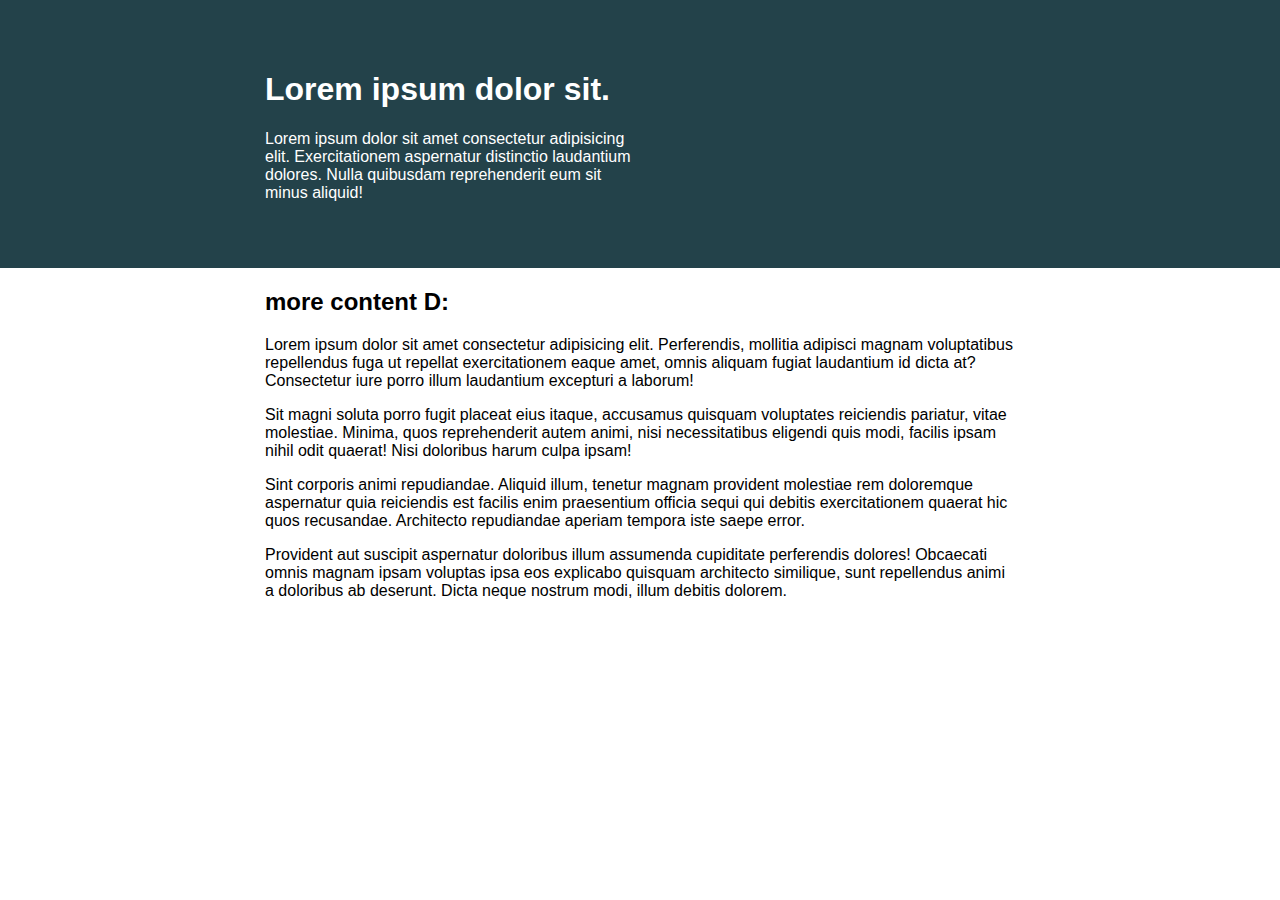
<file: challenge02/index.html>
<!DOCTYPE html>
<html lang="en">

<head>
    <meta charset="UTF-8">
    <meta name="viewport" content="width=device-width, initial-scale=1.0">
    <title>Day 01</title>

    <link rel="stylesheet" href="style.css">
</head>

<body>

    <section class="section-container">

        <div class="container">
            <div class="intro-content">
                <h1>Lorem ipsum dolor sit.</h1>
                <p>Lorem ipsum dolor sit amet consectetur adipisicing elit. Exercitationem aspernatur distinctio
                    laudantium dolores. Nulla quibusdam reprehenderit eum sit minus aliquid!</p>
            </div>
        </div>

    </section>


    <div class="container content">
        <h2>more content D:</h2>
        <p>Lorem ipsum dolor sit amet consectetur adipisicing elit. Perferendis, mollitia adipisci magnam voluptatibus
            repellendus fuga ut repellat exercitationem eaque amet, omnis aliquam fugiat laudantium id dicta at?
            Consectetur iure porro illum laudantium excepturi a laborum!</p>
        <p>Sit magni soluta porro fugit placeat eius itaque, accusamus quisquam voluptates reiciendis pariatur, vitae
            molestiae. Minima, quos reprehenderit autem animi, nisi necessitatibus eligendi quis modi, facilis ipsam
            nihil odit quaerat! Nisi doloribus harum culpa ipsam!</p>
        <p>Sint corporis animi repudiandae. Aliquid illum, tenetur magnam provident molestiae rem doloremque aspernatur
            quia reiciendis est facilis enim praesentium officia sequi qui debitis exercitationem quaerat hic quos
            recusandae. Architecto repudiandae aperiam tempora iste saepe error.</p>
        <p>Provident aut suscipit aspernatur doloribus illum assumenda cupiditate perferendis dolores! Obcaecati omnis
            magnam ipsam voluptas ipsa eos explicabo quisquam architecto similique, sunt repellendus animi a doloribus
            ab deserunt. Dicta neque nostrum modi, illum debitis dolorem.</p>
    </div>



</body>

</html>
</file>
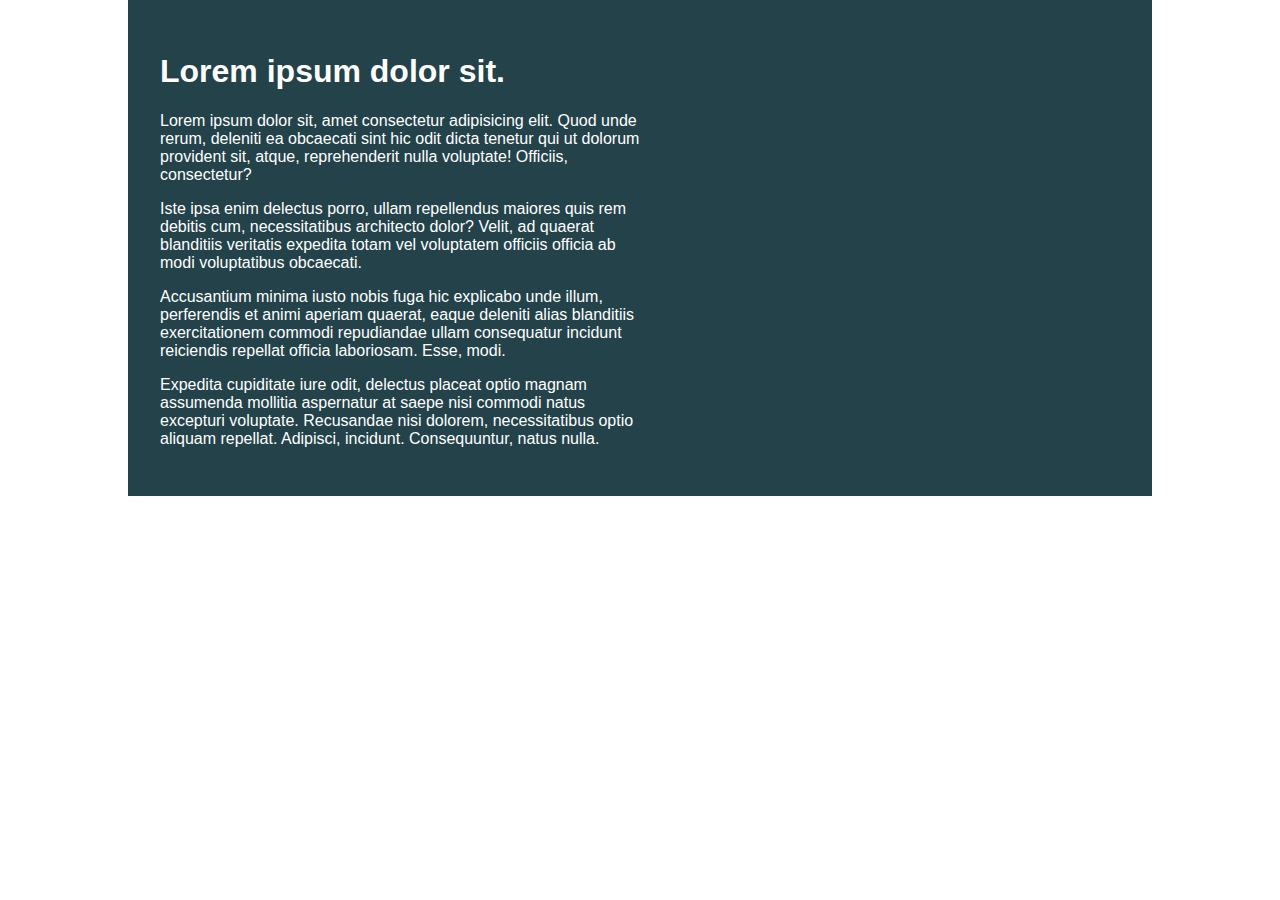
<file: challenge1/index.html>
<!DOCTYPE html>
<html lang="en">

<head>
    <meta charset="UTF-8">
    <meta name="viewport" content="width=device-width, initial-scale=1.0">
    <title>Day 01</title>

    <link rel="stylesheet" href="style.css">
</head>

<body>
    <div class="container">
        <div class="intro-content">
            <h1>Lorem ipsum dolor sit.</h1>
            <p>Lorem ipsum dolor sit, amet consectetur adipisicing elit. Quod unde rerum, deleniti ea obcaecati sint hic
                odit dicta tenetur qui ut dolorum provident sit, atque, reprehenderit nulla voluptate! Officiis,
                consectetur?</p>
            <p>Iste ipsa enim delectus porro, ullam repellendus maiores quis rem debitis cum, necessitatibus architecto
                dolor? Velit, ad quaerat blanditiis veritatis expedita totam vel voluptatem officiis officia ab modi
                voluptatibus obcaecati.</p>
            <p>Accusantium minima iusto nobis fuga hic explicabo unde illum, perferendis et animi aperiam quaerat, eaque
                deleniti alias blanditiis exercitationem commodi repudiandae ullam consequatur incidunt reiciendis
                repellat officia laboriosam. Esse, modi.</p>
            <p>Expedita cupiditate iure odit, delectus placeat optio magnam assumenda mollitia aspernatur at saepe nisi
                commodi natus excepturi voluptate. Recusandae nisi dolorem, necessitatibus optio aliquam repellat.
                Adipisci, incidunt. Consequuntur, natus nulla.</p>
        </div>
    </div>
</body>

</html>
</file>
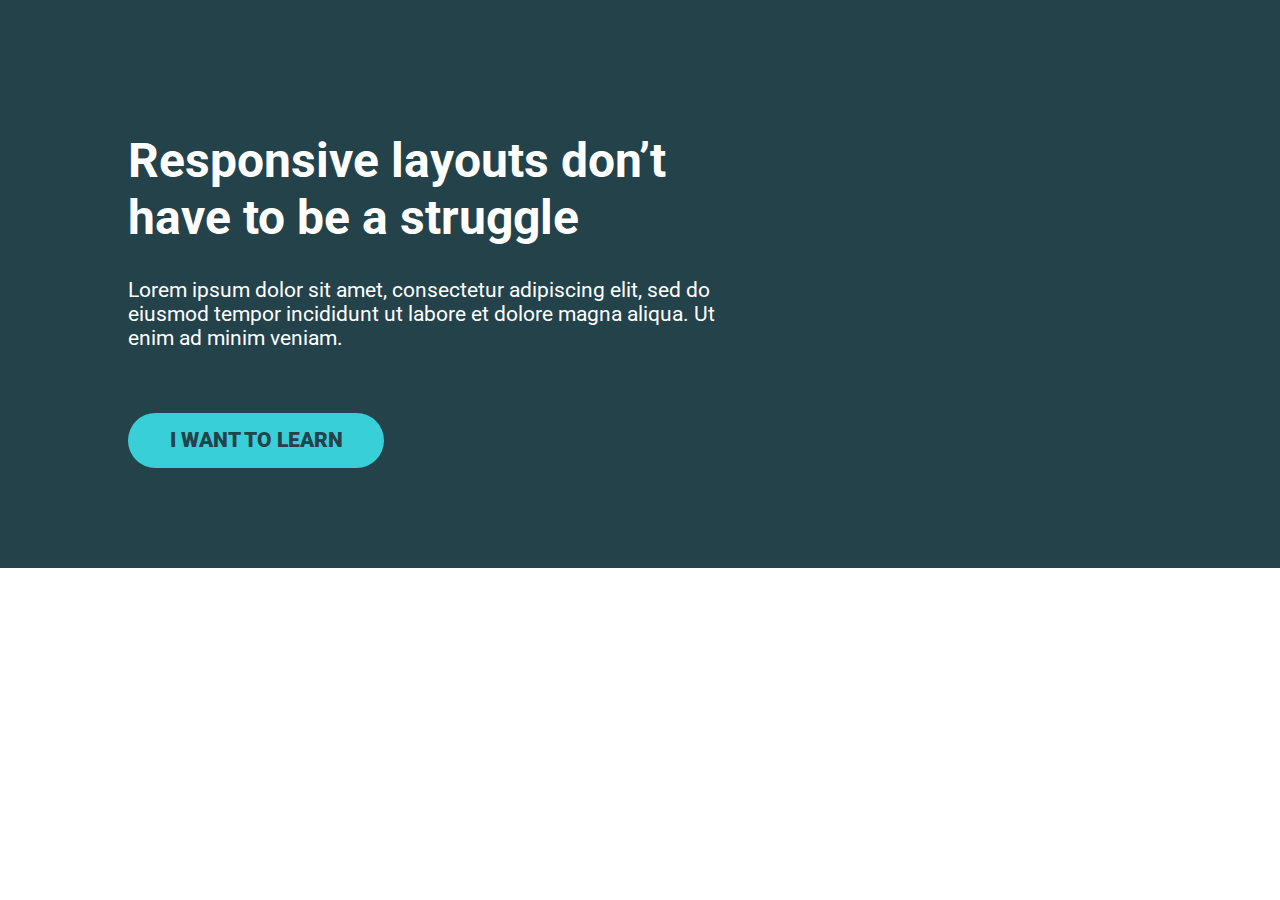
<file: challenge3/index.html>
<!DOCTYPE html>
<html lang="en">
<head>
    <meta charset="UTF-8">
    <meta name="viewport" content="width=device-width, initial-scale=1.0">
    <title>Document</title>
    <link href="https://fonts.googleapis.com/css2?family=Roboto:wght@400;900&display=swap" rel="stylesheet"> 
    <link rel="stylesheet" href="style.css">
</head>
<body>
    <div class="hero">
        <div class="container">
            <div class="hero__text">
                <h1>Responsive layouts don’t have to be a struggle</h1>
                <p>Lorem ipsum dolor sit amet, consectetur adipiscing elit, sed do eiusmod tempor incididunt ut labore et dolore magna aliqua. Ut enim ad minim veniam.</p>
                <a href="#" class="btn">I want to learn</a>
            </div>
        </div>
    </div>
</body>
</html>
</file>
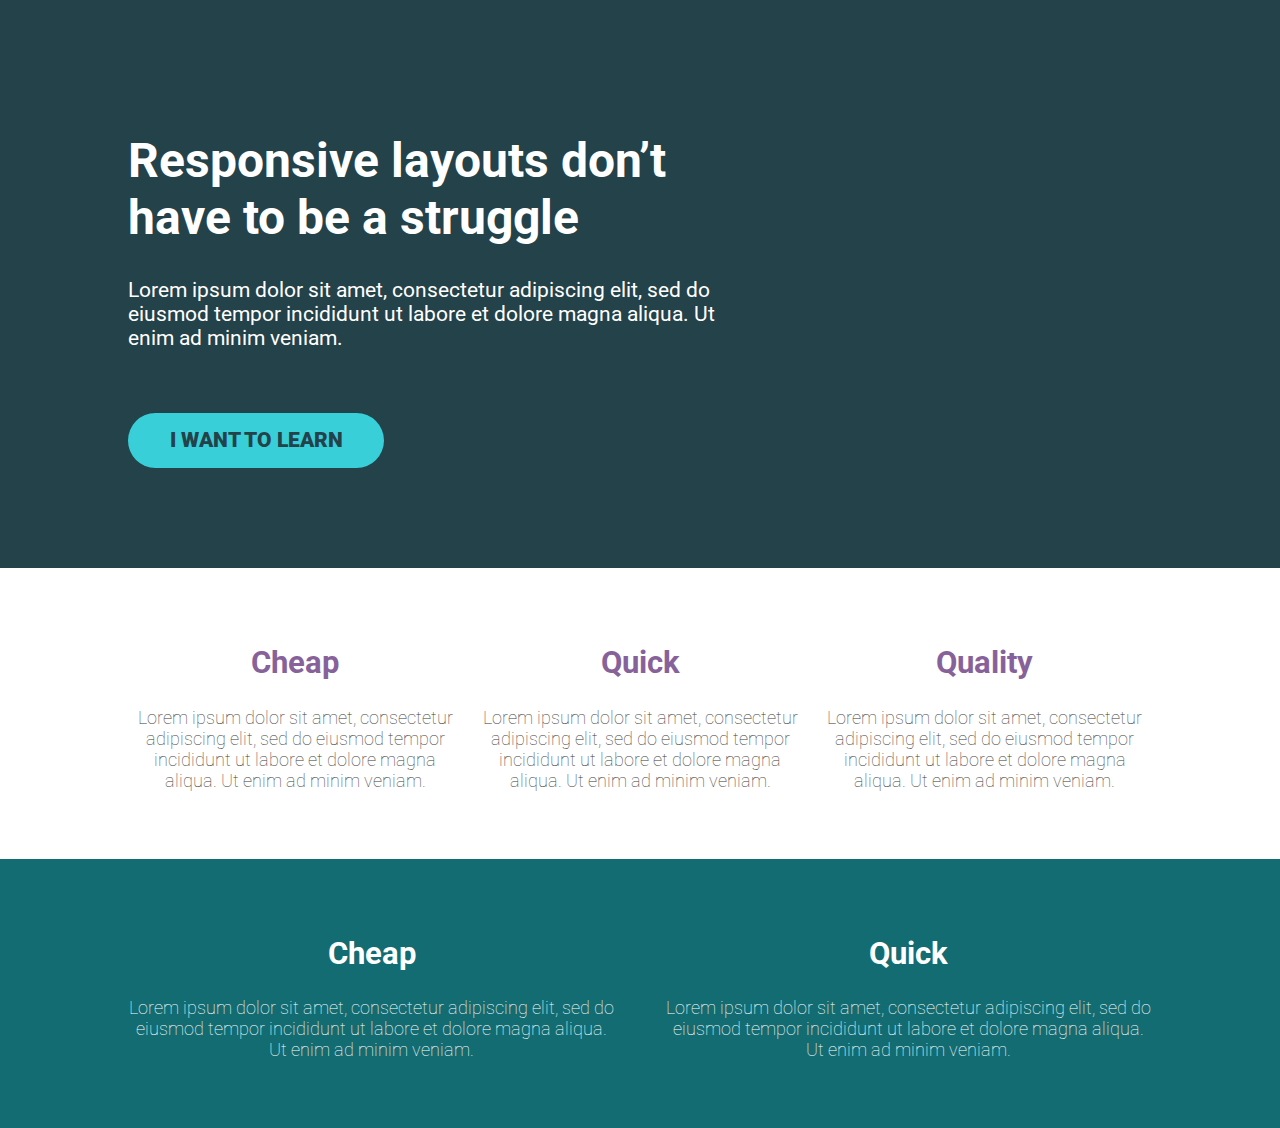
<file: challenge4/index.html>
<!DOCTYPE html>
<html lang="en">

<head>
    <meta charset="UTF-8">
    <meta name="viewport" content="width=device-width, initial-scale=1.0">
    <title>Challenge time!</title>
    <link href="https://fonts.googleapis.com/css2?family=Roboto:wght@400;900&display=swap" rel="stylesheet">
    <link rel="stylesheet" href="style.css">
</head>

<body>
    <div class="hero">
        <div class="container">
            <div class="hero__text">
                <h1>Responsive layouts don’t have to be a struggle</h1>
                <p>Lorem ipsum dolor sit amet, consectetur adipiscing elit, sed do eiusmod tempor incididunt ut labore
                    et dolore magna aliqua. Ut enim ad minim veniam.</p>
                <a href="#" class="btn">I want to learn</a>
            </div>
        </div>
    </div>
    <div class="container">
        <div class="row">
            <div class="col">
                <h2>Cheap</h2>
                <p>Lorem ipsum dolor sit amet, consectetur adipiscing elit, sed do eiusmod tempor incididunt ut labore
                    et dolore magna aliqua. Ut enim ad minim veniam.</p>
            </div>
            <div class="col">
                <h2>Quick</h2>
                <p>Lorem ipsum dolor sit amet, consectetur adipiscing elit, sed do eiusmod tempor incididunt ut labore
                    et dolore magna aliqua. Ut enim ad minim veniam.</p>
            </div>
            <div class="col">
                <h2>Quality</h2>
                <p>Lorem ipsum dolor sit amet, consectetur adipiscing elit, sed do eiusmod tempor incididunt ut labore
                    et dolore magna aliqua. Ut enim ad minim veniam.</p>
            </div>
        </div>
    </div>


    <div class="third-section">
        <div class="container">
            <div class="row">
                <div class="col third-section">
                    <h2>Cheap</h2>
                    <p>Lorem ipsum dolor sit amet, consectetur adipiscing elit, sed do eiusmod tempor incididunt ut
                        labore
                        et
                        dolore magna aliqua. Ut enim ad minim veniam.</p>
                </div>
                <div class="col third-section">
                    <h2>Quick</h2>
                    <p>Lorem ipsum dolor sit amet, consectetur adipiscing elit, sed do eiusmod tempor incididunt ut
                        labore
                        et
                        dolore magna aliqua. Ut enim ad minim veniam.</p>
                </div>
            </div>
        </div>
    </div>


</body>

</html>
</file>
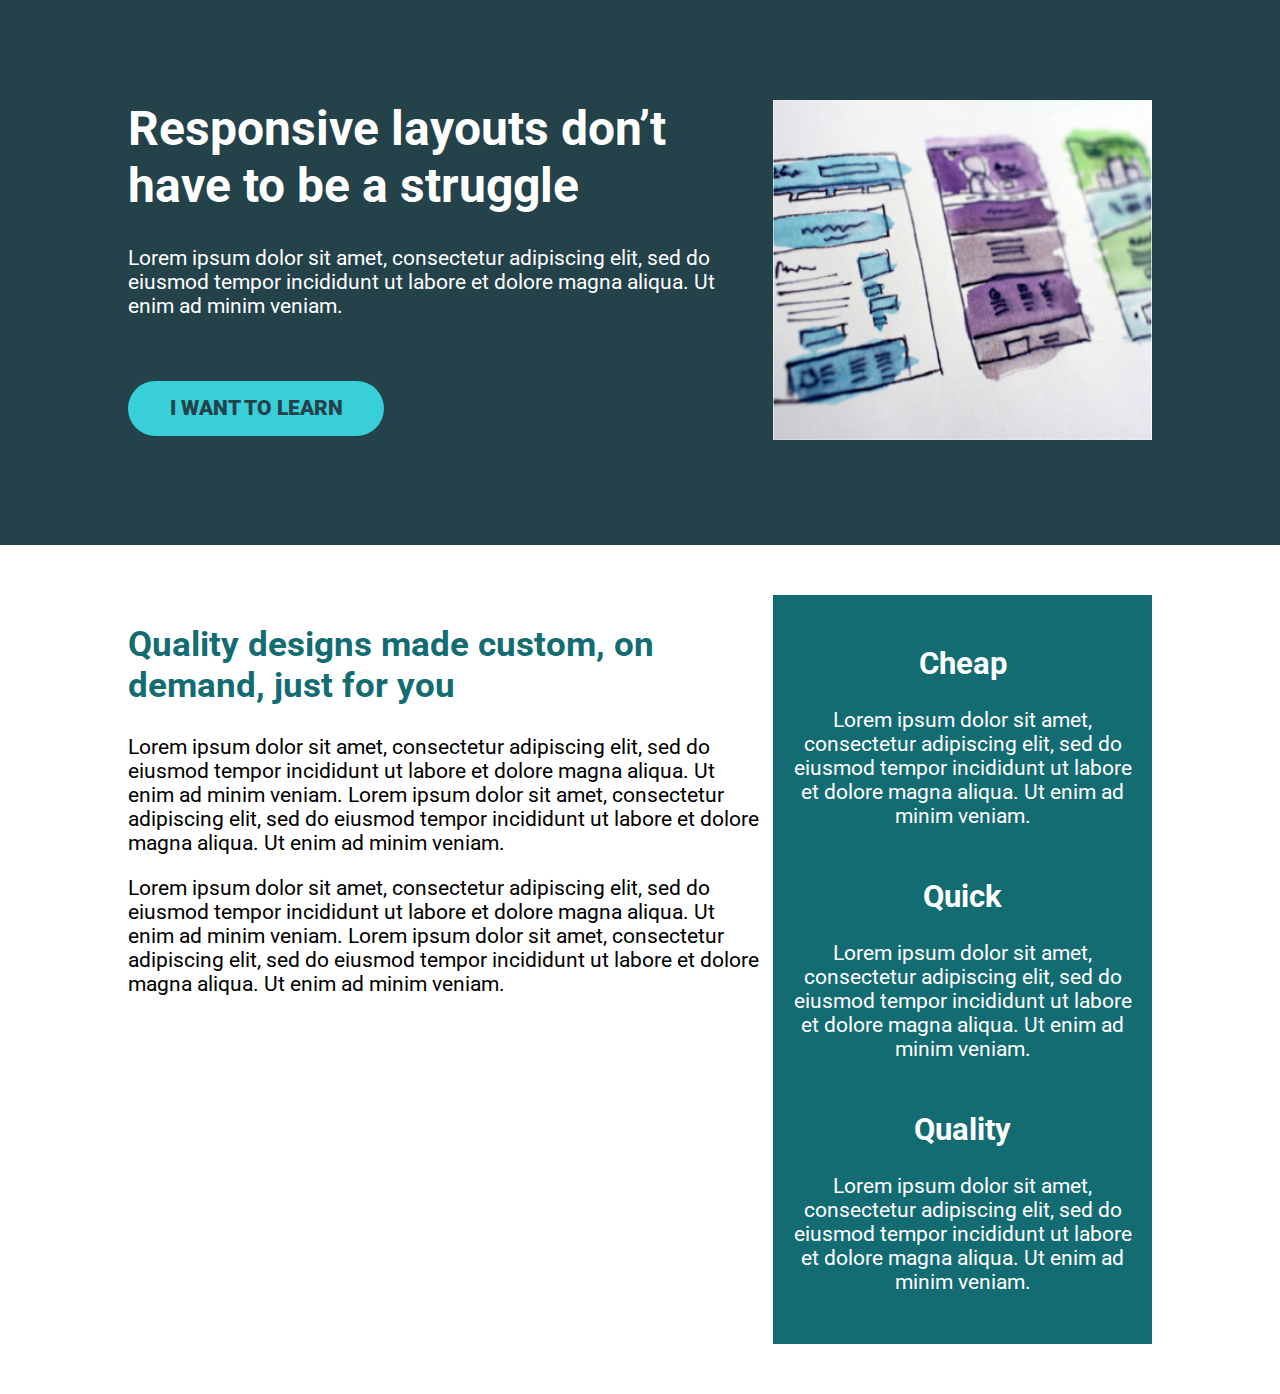
<file: challenge5/index.html>
<!DOCTYPE html>
<html lang="en">

<head>
    <meta charset="UTF-8">
    <meta name="viewport" content="width=device-width, initial-scale=1.0">
    <title>Conquering Rsponsive Layouts</title>
    <link href="https://fonts.googleapis.com/css2?family=Roboto:wght@400;900&display=swap" rel="stylesheet">
    <link rel="stylesheet" href="style.css">
</head>

<body>
    <div class="hero">
        <div class="container row">
            <div class="hero__text">
                <h1>Responsive layouts don’t have to be a struggle</h1>
                <p>Lorem ipsum dolor sit amet, consectetur adipiscing elit, sed do eiusmod tempor incididunt ut labore
                    et dolore magna aliqua. Ut enim ad minim veniam.</p>
                <a href="#" class="btn">I want to learn</a>
            </div>
            <div class="hero__img">
                <img src="./img/hero-img.jpg" alt="web image scr">
            </div>
        </div>
    </div>

    <div class="container row second-section">
        <div class="col second-section__first-col">
            <h2>Quality designs made custom, on demand, just for you</h2>
            <p>Lorem ipsum dolor sit amet, consectetur adipiscing elit, sed do eiusmod tempor incididunt ut labore et
                dolore magna aliqua. Ut enim ad minim veniam. Lorem ipsum dolor sit amet, consectetur adipiscing elit,
                sed do eiusmod tempor incididunt ut labore et dolore magna aliqua. Ut enim ad minim veniam.</p>
            <p>Lorem ipsum dolor sit amet, consectetur adipiscing elit, sed do eiusmod tempor incididunt ut labore et
                dolore magna aliqua. Ut enim ad minim veniam. Lorem ipsum dolor sit amet, consectetur adipiscing elit,
                sed do eiusmod tempor incididunt ut labore et dolore magna aliqua. Ut enim ad minim veniam.</p>
        </div>
        <div class="col three-col">
            <div class="col-description">
                <h2>Cheap</h2>
                <p>Lorem ipsum dolor sit amet, consectetur adipiscing elit, sed do eiusmod tempor incididunt ut labore
                    et dolore magna aliqua. Ut enim ad minim veniam.</p>
            </div>
            <div class="col-description">
                <h2>Quick</h2>
                <p>Lorem ipsum dolor sit amet, consectetur adipiscing elit, sed do eiusmod tempor incididunt ut labore
                    et dolore magna aliqua. Ut enim ad minim veniam.</p>
            </div>
            <div class="col-description">
                <h2>Quality</h2>
                <p>Lorem ipsum dolor sit amet, consectetur adipiscing elit, sed do eiusmod tempor incididunt ut labore
                    et dolore magna aliqua. Ut enim ad minim veniam.</p>
            </div>
        </div>
    </div>

</body>

</html>
</file>
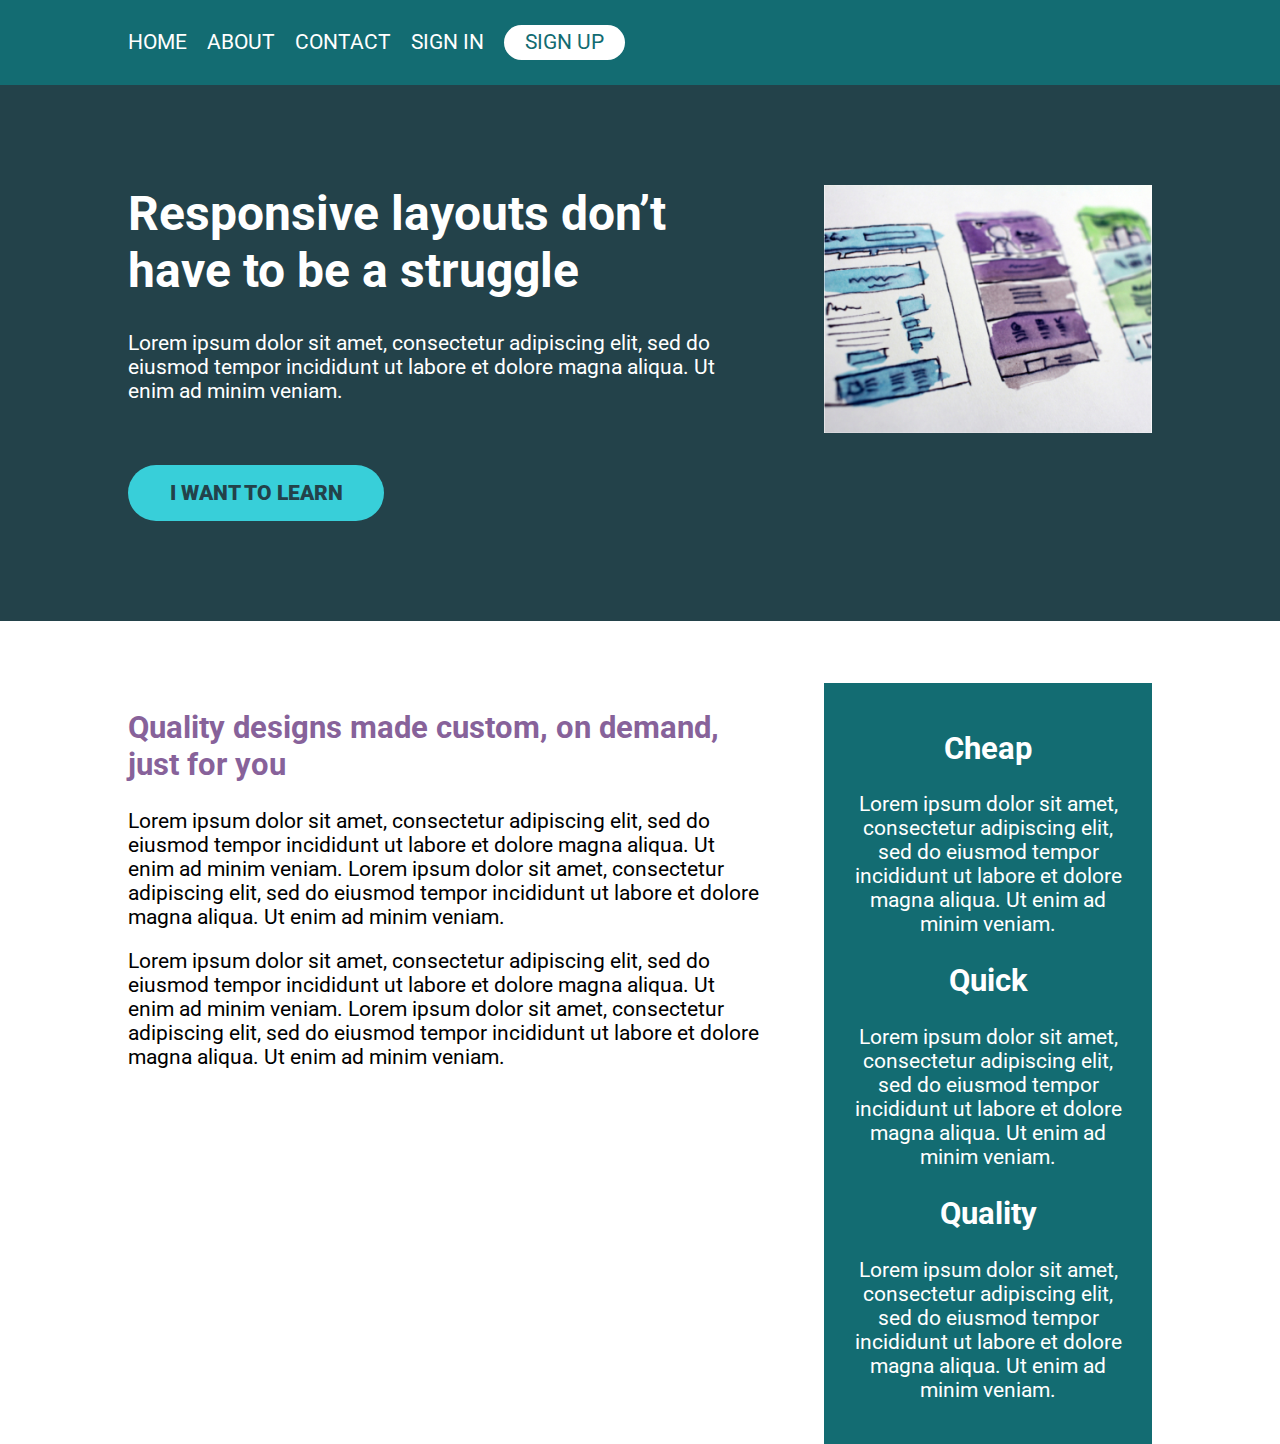
<file: challenge6/index.html>
<!DOCTYPE html>
<html lang="en">
<head>
    <meta charset="UTF-8">
    <meta name="viewport" content="width=device-width, initial-scale=1.0">
    <title>Conquering Responsive Layouts</title>
    <link href="https://fonts.googleapis.com/css2?family=Roboto:wght@400;900&display=swap" rel="stylesheet"> 
    <link rel="stylesheet" href="style.css">
</head>
<body>
    <header>
        <nav class="nav container">
            <ul class="nav__list">
                <li class="nav__item"><a href="#" class="nav__link">Home</a></li>
                <li class="nav__item"><a href="#" class="nav__link">About</a></li>
                <li class="nav__item"><a href="#" class="nav__link">Contact</a></li>
                <li class="nav__item"><a href="#" class="nav__link">Sign In</a></li>
                <li class="nav__item"><a href="#" class="nav__link nav__link--button">Sign up</a></li>
            </ul>
        </nav>
    </header>

    <section class="hero">
        <div class="container row">
            <div class="hero__text">
                <h1>Responsive layouts don’t have to be a struggle</h1>
                <p>Lorem ipsum dolor sit amet, consectetur adipiscing elit, sed do eiusmod tempor incididunt ut labore et dolore magna aliqua. Ut enim ad minim veniam.</p>
                <a href="#" class="btn">I want to learn</a>
            </div>
            <img src="img/hero-img.jpg" alt="UX design sketches" class="hero__img">
        </div>
    </section> 

    <main class="main container row">
            <section class="primary-content">
                <h2 class="section-title">Quality designs made custom, on demand, just for you</h2>
                <p>Lorem ipsum dolor sit amet, consectetur adipiscing elit, sed do eiusmod tempor incididunt ut labore et dolore magna aliqua. Ut enim ad minim veniam. Lorem ipsum dolor sit amet, consectetur adipiscing elit, sed do eiusmod tempor incididunt ut labore et dolore magna aliqua. Ut enim ad minim veniam.</p>
                <p>Lorem ipsum dolor sit amet, consectetur adipiscing elit, sed do eiusmod tempor incididunt ut labore et dolore magna aliqua. Ut enim ad minim veniam. Lorem ipsum dolor sit amet, consectetur adipiscing elit, sed do eiusmod tempor incididunt ut labore et dolore magna aliqua. Ut enim ad minim veniam.</p>
            </section>
            <aside class="sidebar">
                <h2 class="sidebar-title">Cheap</h2>
                <p>Lorem ipsum dolor sit amet, consectetur adipiscing elit, sed do eiusmod tempor incididunt ut labore et dolore magna aliqua. Ut enim ad minim veniam.</p>

                <h2 class="sidebar-title">Quick</h2>
                <p>Lorem ipsum dolor sit amet, consectetur adipiscing elit, sed do eiusmod tempor incididunt ut labore et dolore magna aliqua. Ut enim ad minim veniam.</p>

                <h2 class="sidebar-title">Quality</h2>
                <p>Lorem ipsum dolor sit amet, consectetur adipiscing elit, sed do eiusmod tempor incididunt ut labore et dolore magna aliqua. Ut enim ad minim veniam.</p>
            </aside>
    </main>

    

</body>
</html>
</file>
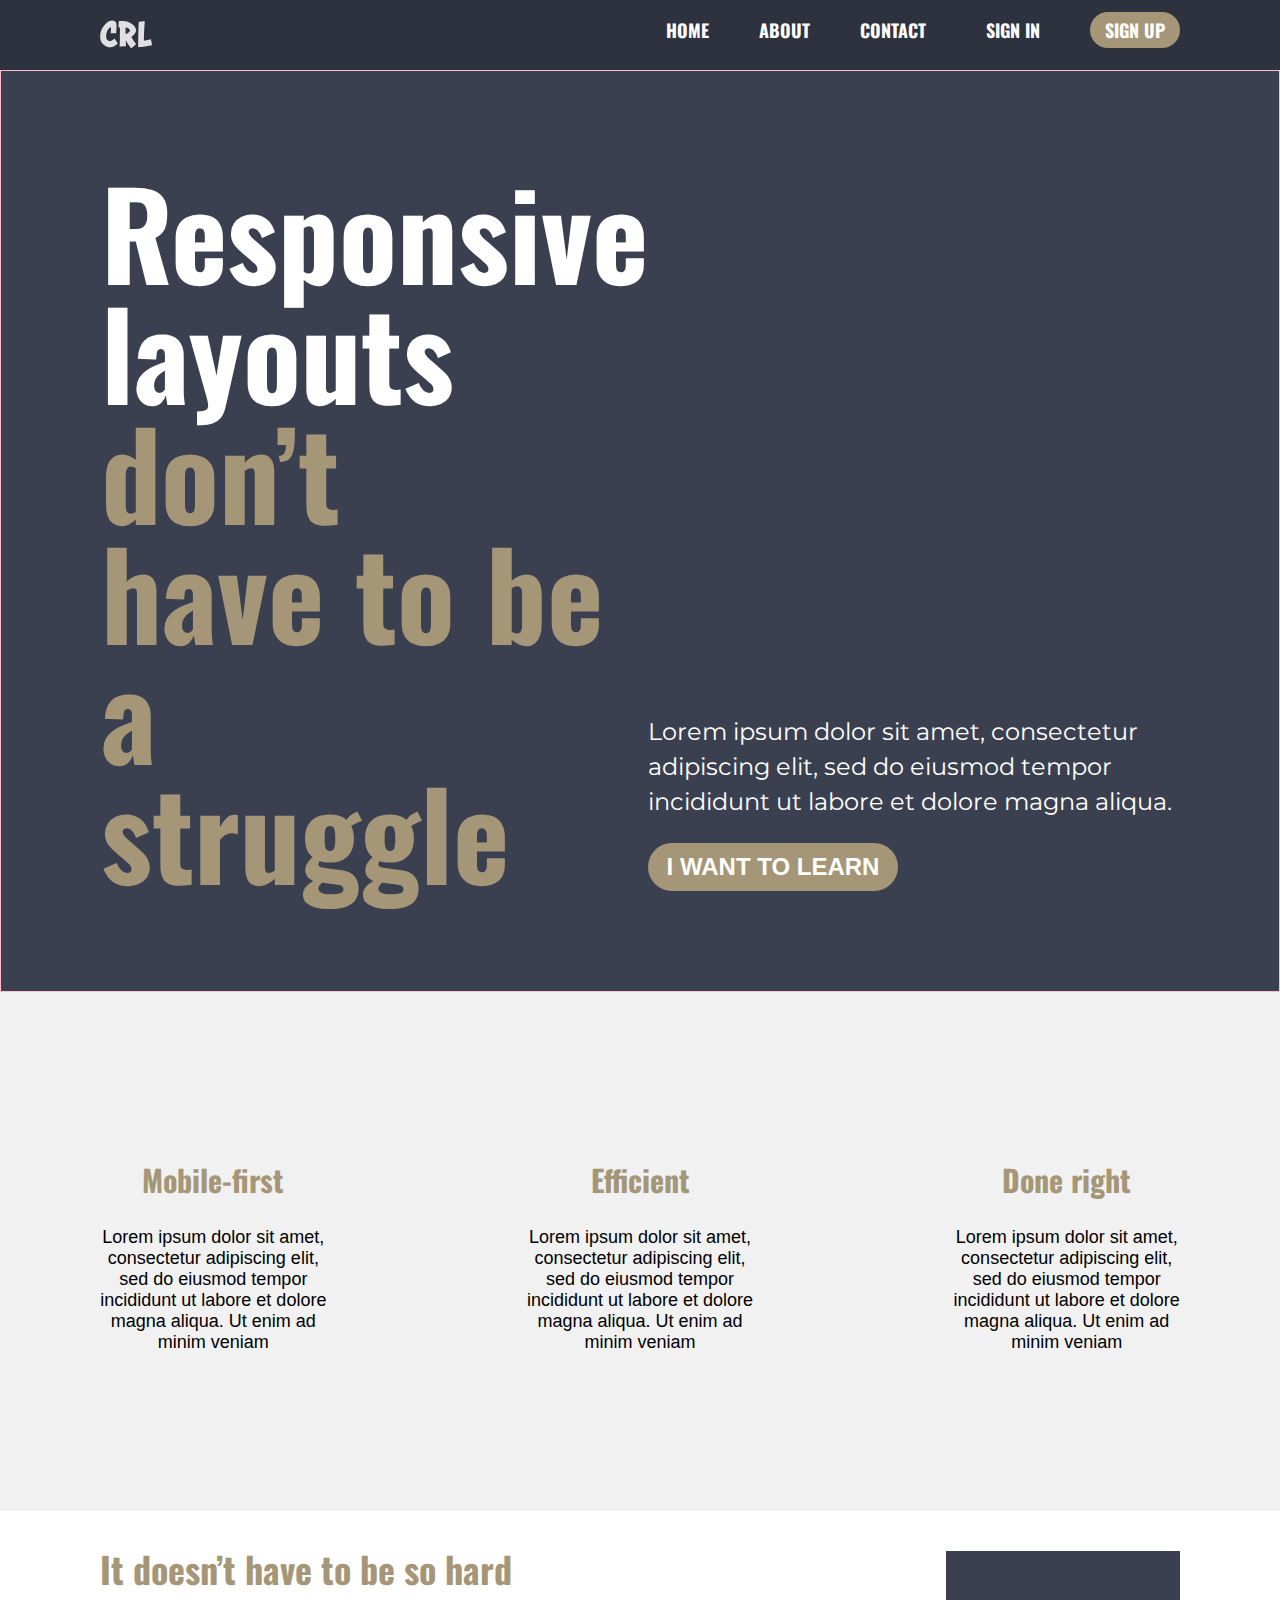
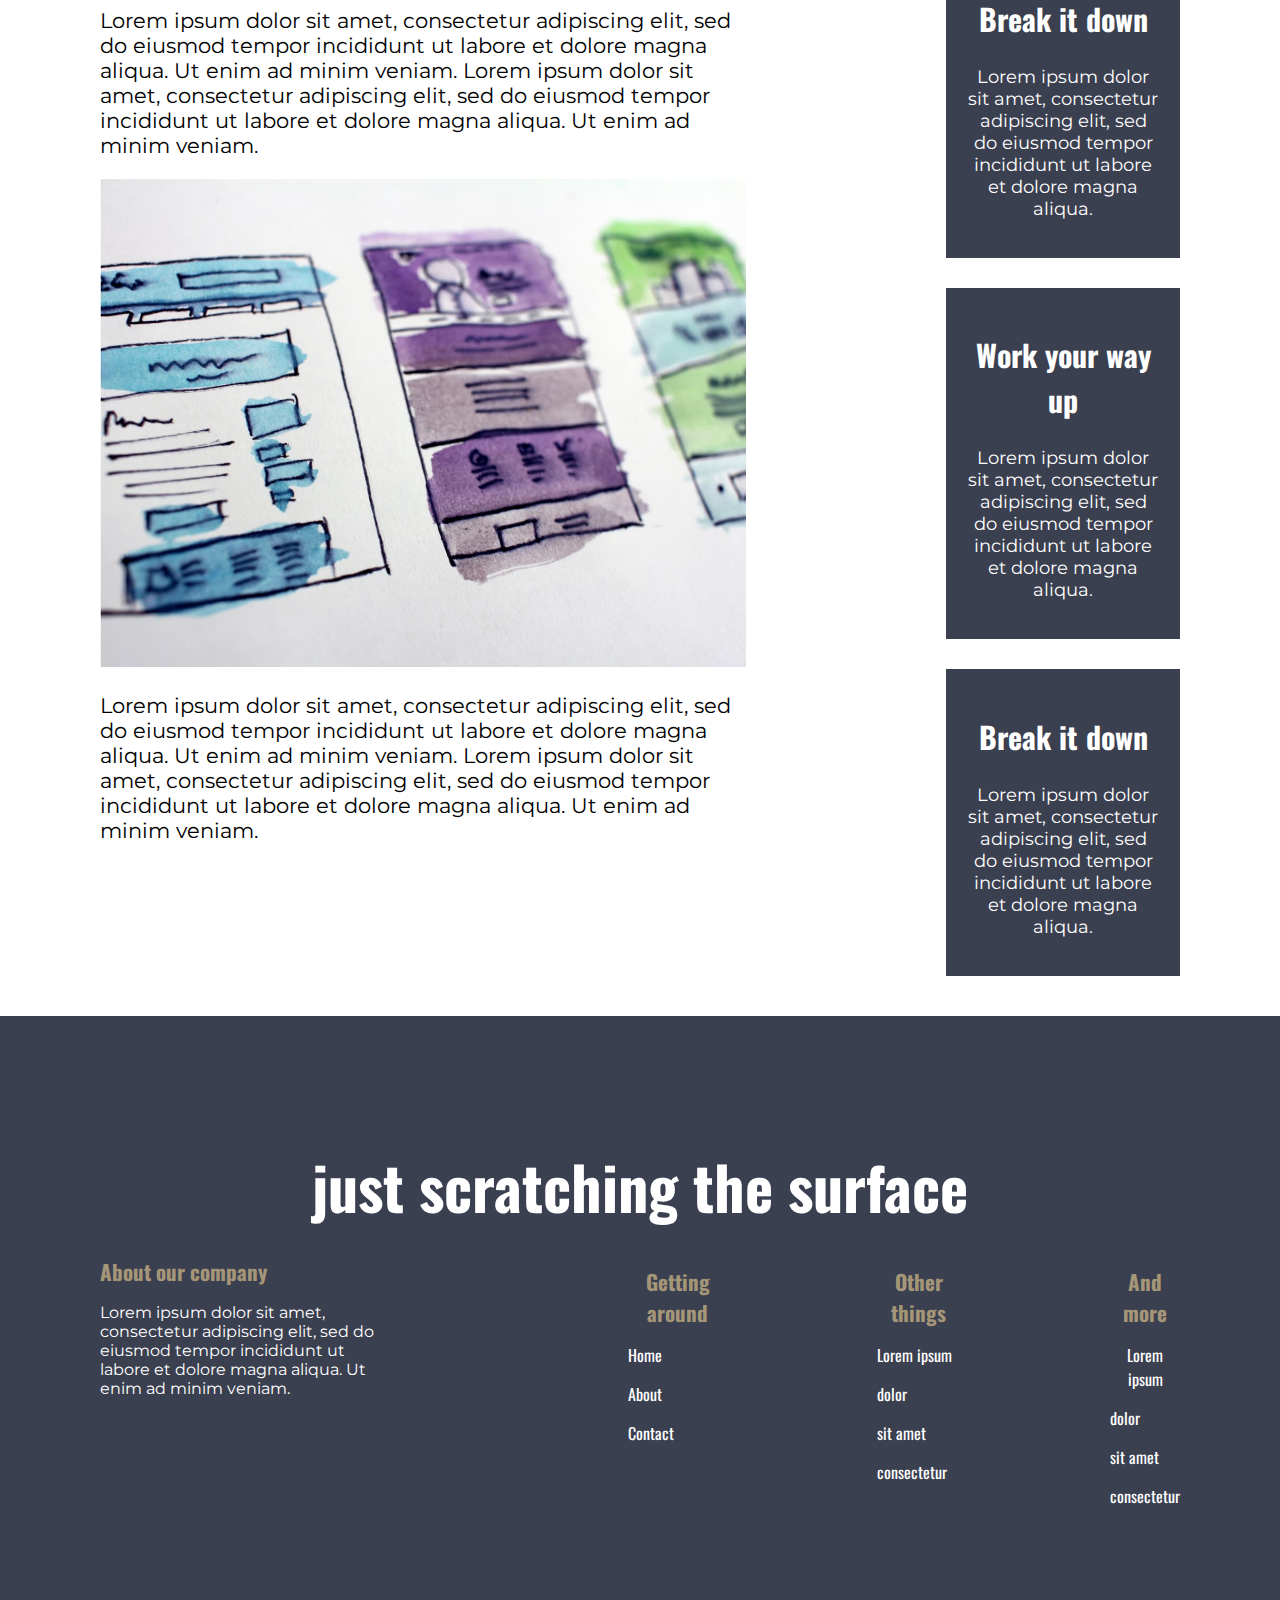
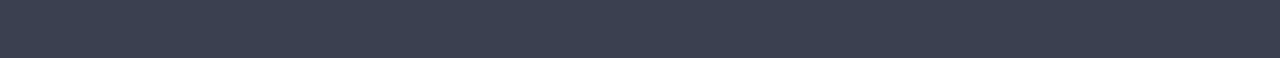
<file: final-challenge/index.html>
<!DOCTYPE html>
<html lang="en">

<head>
    <meta charset="UTF-8">
    <meta name="viewport" content="width=device-width, initial-scale=1.0">
    <title>Final challenge</title>

    <link rel="stylesheet" href="style.css">
    <link
        href="https://fonts.googleapis.com/css2?family=Montserrat:wght@200;400;600&family=Oswald:wght@400;700&display=swap"
        rel="stylesheet">
    <script src="main.js" defer></script>
</head>

<body>
    <header>
        <div class="container row nav-container">
            <button class="nav-toggle" aria-label="open navigation">
                <span class="hamburger"></span>
            </button>
            <a href="#" class="logo">
                <img src="img/logo.svg" alt="conquering responsive layouts">
            </a>
            <nav class="nav">
                <ul class="nav__list nav__list--primary">
                    <li class="nav__item"><a href="#" class="nav__link">Home</a></li>
                    <li class="nav__item"><a href="#" class="nav__link">About</a></li>
                    <li class="nav__item"><a href="#" class="nav__link">Contact</a></li>
                </ul>
                <ul class="nav__list nav__list--secondary">
                    <li class="nav__item"><a href="#" class="nav__link">Sign In</a></li>
                    <li class="nav__item"><a href="#" class="nav__link nav__link--button">Sign up</a></li>
                </ul>
            </nav>
        </div>
    </header>

    <section class="hero">
        <div class="container first-section">
            <h1>Responsive <br> layouts <span>don’t<br> have to be a<br> struggle</span> </h1>
            <div class="first-section__description">
                <p>Lorem ipsum dolor sit amet, consectetur
                    adipiscing elit, sed do eiusmod tempor
                    incididunt ut labore et dolore magna aliqua.</p>
                <button>I want to learn</button>
            </div>
        </div>
    </section>

    <section class="second">
        <div class="container second-section">
            <div class="second-section__description">
                <h2>Mobile-first</h2>
                <p>Lorem ipsum dolor sit amet,
                    consectetur adipiscing elit, sed do
                    eiusmod tempor incididunt ut
                    labore et dolore magna aliqua. Ut
                    enim ad minim veniam</p>
            </div>
            <div class="second-section__description">
                <h2>Efficient</h2>
                <p>Lorem ipsum dolor sit amet,
                    consectetur adipiscing elit, sed do
                    eiusmod tempor incididunt ut
                    labore et dolore magna aliqua. Ut
                    enim ad minim veniam</p>
            </div>
            <div class="second-section__description">
                <h2>Done right</h2>
                <p>Lorem ipsum dolor sit amet,
                    consectetur adipiscing elit, sed do
                    eiusmod tempor incididunt ut
                    labore et dolore magna aliqua. Ut
                    enim ad minim veniam</p>
            </div>
        </div>
    </section>

    <section class="third">
        <div class="first-colum container">
            <h1>It doesn’t have to be so hard</h1>
            <p>Lorem ipsum dolor sit amet, consectetur adipiscing elit, sed do
                eiusmod tempor incididunt ut labore et dolore magna aliqua. Ut
                enim ad minim veniam. Lorem ipsum dolor sit amet, consectetur
                adipiscing elit, sed do eiusmod tempor incididunt ut labore et
                dolore magna aliqua. Ut enim ad minim veniam.</p>
            <img src="img/the-image.jpg" alt="sketch site">
            <p>Lorem ipsum dolor sit amet, consectetur adipiscing elit, sed do
                eiusmod tempor incididunt ut labore et dolore magna aliqua. Ut
                enim ad minim veniam. Lorem ipsum dolor sit amet, consectetur
                adipiscing elit, sed do eiusmod tempor incididunt ut labore et
                dolore magna aliqua. Ut enim ad minim veniam.</p>
        </div>

        <div class="second-column container">
            <div class="second-column-description">
                <h2>Break it down</h2>
                <p>Lorem ipsum dolor sit amet,
                    consectetur adipiscing elit, sed do
                    eiusmod tempor incididunt ut
                    labore et dolore magna aliqua.</p>
            </div>
            <div class="second-column-description">
                <h2>Work your way up</h2>
                <p>Lorem ipsum dolor sit amet,
                    consectetur adipiscing elit, sed do
                    eiusmod tempor incididunt ut
                    labore et dolore magna aliqua.</p>
            </div>
            <div class="second-column-description">
                <h2>Break it down</h2>
                <p>Lorem ipsum dolor sit amet,
                    consectetur adipiscing elit, sed do
                    eiusmod tempor incididunt ut
                    labore et dolore magna aliqua.</p>
            </div>
        </div>
    </section>

    <section class="footer">
        <div class="container">
            <h1>just scratching the surface</h1>
            <div class="about">
                <div class="about-company">
                    <h2>About our company</h2>
                    <p>Lorem ipsum dolor sit amet, consectetur adipiscing
                        elit, sed do eiusmod tempor incididunt ut labore et
                        dolore magna aliqua. Ut enim ad minim veniam.</p>
                </div>
                    <div class="rigth-col-info getting-around">
                        <h2>Getting around</h2>
                        <a href="#">Home</a>
                        <a href="#">About</a>
                        <a href="#">Contact</a>
                    </div>
                    <div class="rigth-col-info other-things">
                        <h2>Other things</h2>
                        <a href="#">Lorem ipsum</a>
                        <a href="#">dolor</a>
                        <a href="#">sit amet</a>
                        <a href="#">consectetur</a>
                    </div>
                    <div class="rigth-col-info and-more">
                        <h2>And more</h2>
                        <a href="#">Lorem ipsum</a>
                        <a href="#">dolor</a>
                        <a href="#">sit amet</a>
                        <a href="#">consectetur</a>
                    </div>
            </div>
        </div>
    </section>
</body>

</html>
</file>
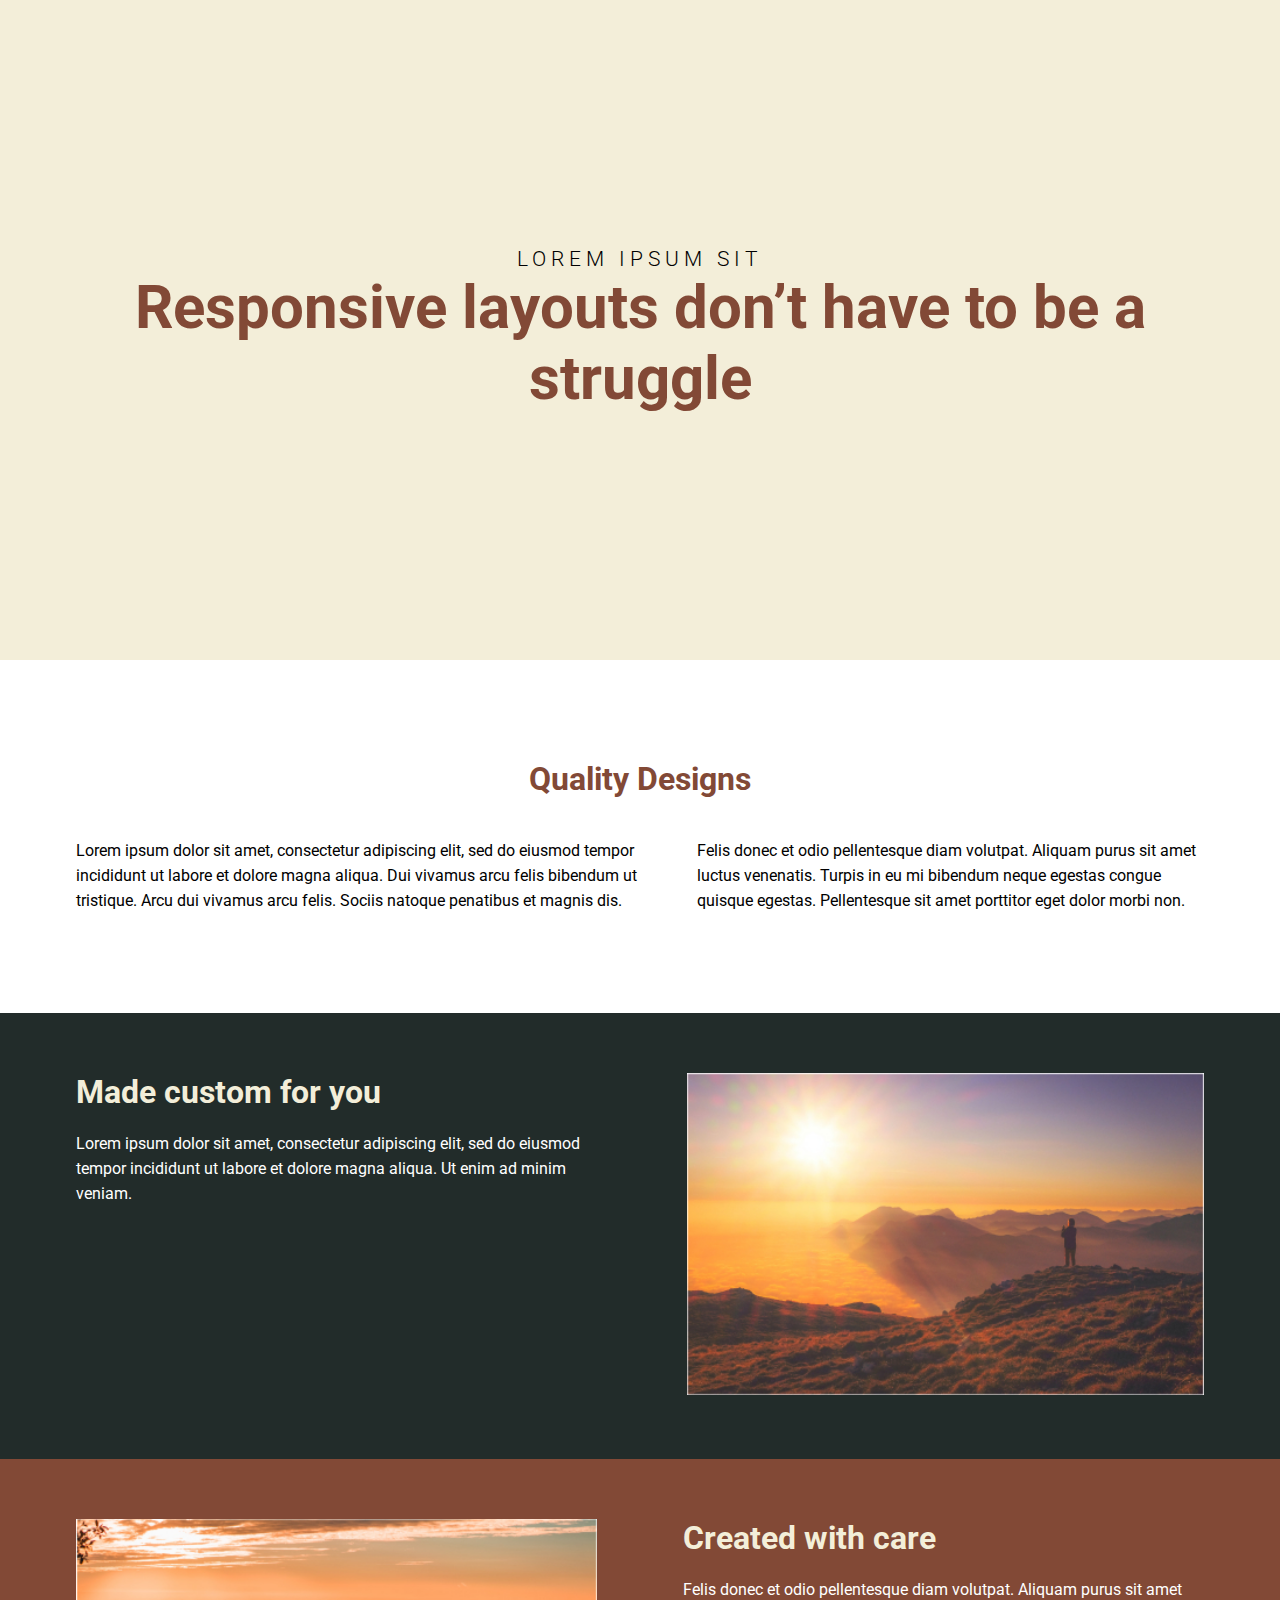
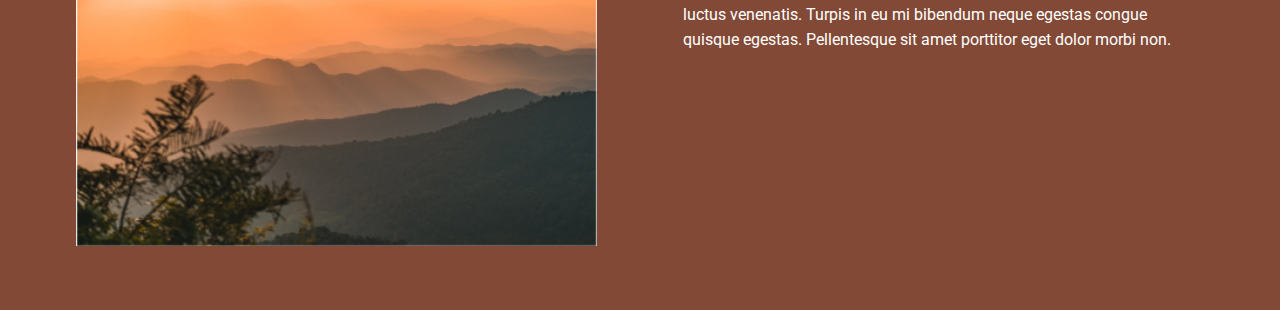
<file: flexbox-challenge-4/index.html>
<!DOCTYPE html>
<html lang="en">

<head>
    <meta charset="UTF-8">
    <meta name="viewport" content="width=device-width, initial-scale=1.0">
    <title>Conquering Responsive Layouts</title>
    <link href="https://fonts.googleapis.com/css2?family=Roboto:wght@300;400;900&display=swap" rel="stylesheet">
    <link rel="stylesheet" href="style.css">
</head>

<body>
    <div class="hero">
        <div class="container">
            <div class="hero--description">
                <p>lorem ipsum sit</p>
                <h1>Responsive layouts don’t have to be a struggle</h1>
            </div>
        </div>
    </div>

    <div class="container quality-designs">
        <h1>Quality Designs</h1>
        <div class="quality-designs-desc">
            <p>Lorem ipsum dolor sit amet, consectetur adipiscing elit,
                sed do eiusmod tempor incididunt ut labore et dolore
                magna aliqua. Dui vivamus arcu felis bibendum ut
                tristique. Arcu dui vivamus arcu felis. Sociis natoque
                penatibus et magnis dis. </p>
            <p>
                Felis donec et odio pellentesque diam volutpat. Aliquam
                purus sit amet luctus venenatis. Turpis in eu mi
                bibendum neque egestas congue quisque egestas.
                Pellentesque sit amet porttitor eget dolor morbi non.
            </p>
        </div>
    </div>

    <div class="hero-made-custom">
        <div class="container made-custom">
            <div class="made-custom-desc-container">
                <h1>Made custom for you</h1>
                <p>Lorem ipsum dolor sit amet, consectetur adipiscing elit,
                    sed do eiusmod tempor incididunt ut labore et dolore
                    magna aliqua. Ut enim ad minim veniam.
                </p>
            </div>
            <div class="made-custom-img-container">
                <img src="./img/image-01.jpg" alt="Men looking the sunset">
            </div>
        </div>
    </div>

    <div class="hero-created-with-care">
        <div class="container created-with-care">
            <div class="created-with-care-img-container">
                <img src="./img/image-02.jpg" alt="Men looking the sunset">
            </div>
            <div class="created-with-care-desc-container">
                <h1>Created with care</h1>
                <p>Felis donec et odio pellentesque diam volutpat. Aliquam
                    purus sit amet luctus venenatis. Turpis in eu mi
                    bibendum neque egestas congue quisque egestas.
                    Pellentesque sit amet porttitor eget dolor morbi non.
                </p>
            </div>
        </div>
    </div>
</body>

</html>
</file>
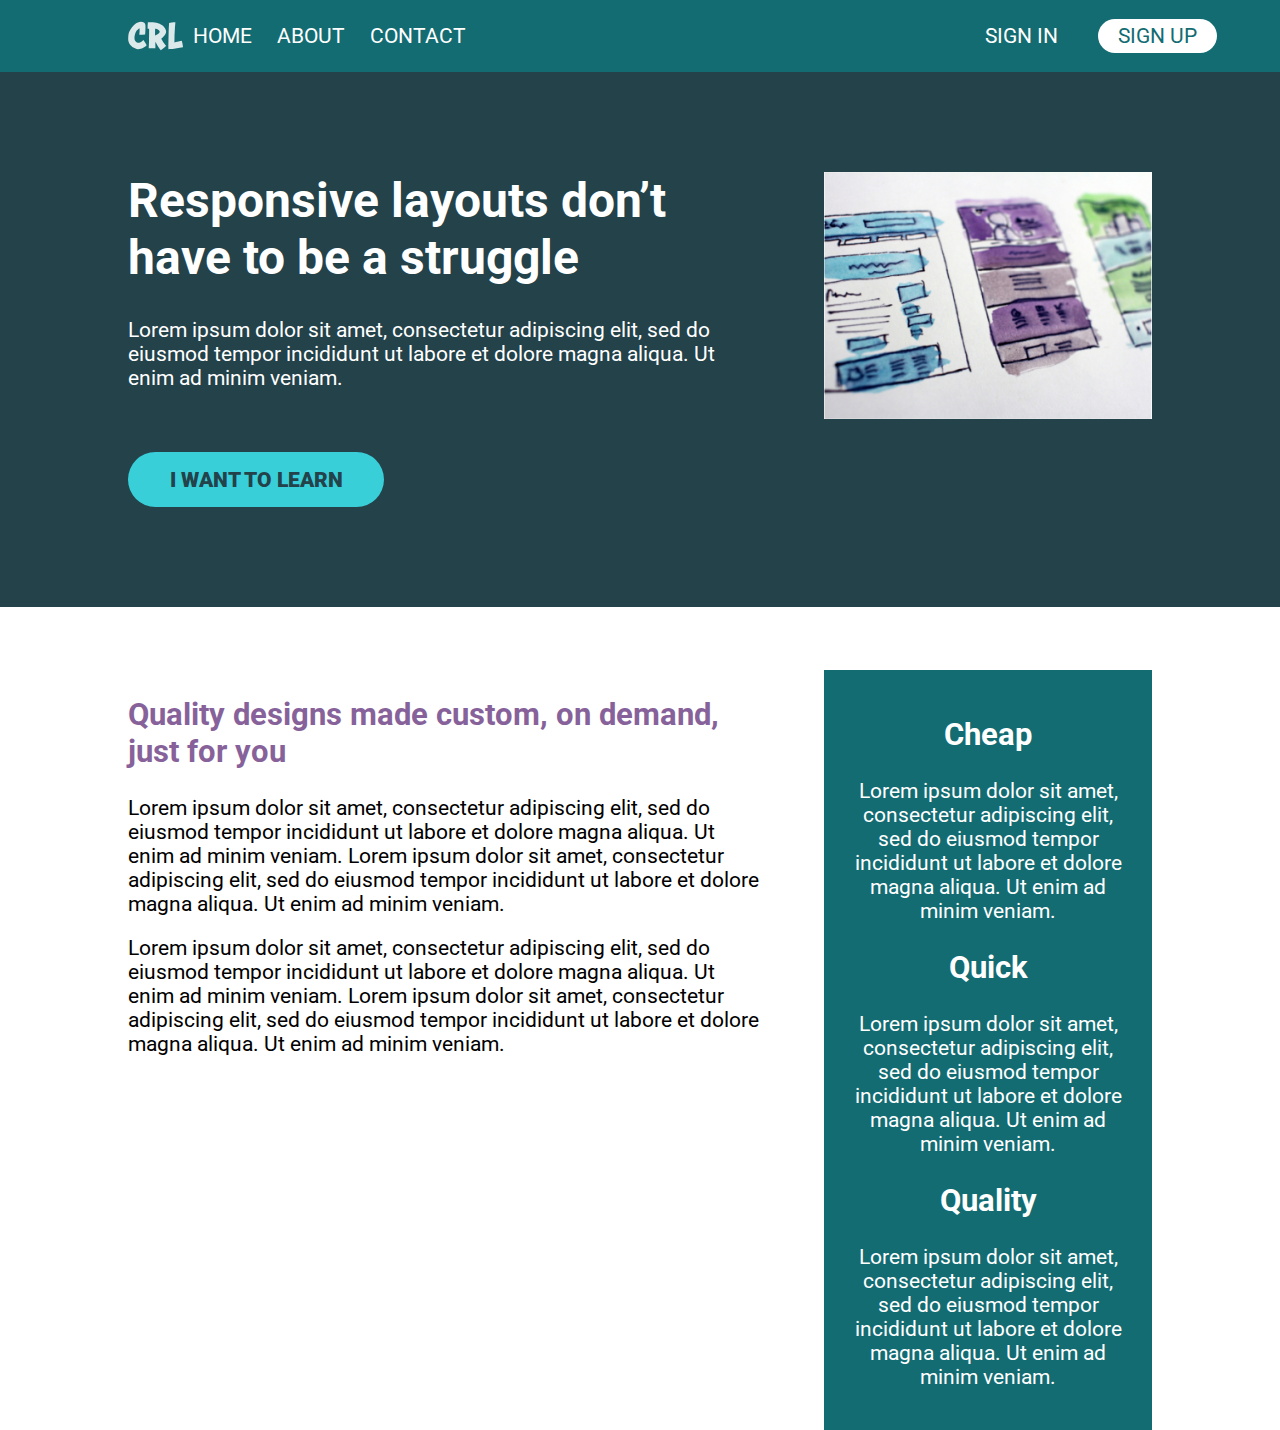
<file: nav-challenge/index.html>
<!DOCTYPE html>
<html lang="en">
<head>
    <meta charset="UTF-8">
    <meta name="viewport" content="width=device-width, initial-scale=1.0">
    <title>Conquering Responsive Layouts</title>
    <link href="https://fonts.googleapis.com/css2?family=Roboto:wght@400;900&display=swap" rel="stylesheet"> 
    <link rel="stylesheet" href="style.css">
</head>
<body>
    <header> 
        <div class="container row nav-container">
            <button class="nav-toggle" aria-label="open navigation">
                <span class="hamburger"></span>
            </button>
            <a class="logo" href="#">
                <img src="img/logo.svg" alt="conquering responsive layouts">
            </a>
            <nav class="nav">
                <ul class="nav__list nav__list--primary">
                    <li class="nav__item"><a href="#" class="nav__link">Home</a></li>
                    <li class="nav__item"><a href="#" class="nav__link">About</a></li>
                    <li class="nav__item"><a href="#" class="nav__link">Contact</a></li>
                </ul>
                <ul class="nav__list nav__list--secondary">
                    <li class="nav__item"><a href="#" class="nav__link">Sign In</a></li>
                    <li class="nav__item"><a href="#" class="nav__link nav__link--button">Sign up</a></li>
                </ul>
            </nav>
        </div>
    </header>
    
    <section class="hero">
        <div class="container row">
            <div class="hero__text">
                <h1>Responsive layouts don’t have to be a struggle</h1>
                <p>Lorem ipsum dolor sit amet, consectetur adipiscing elit, sed do eiusmod tempor incididunt ut labore et dolore magna aliqua. Ut enim ad minim veniam.</p>
                <a href="#" class="btn">I want to learn</a>
            </div>
            <img src="img/hero-img.jpg" alt="UX design sketches" class="hero__img">
        </div>
    </section> 

    <main class="main container row">
            <section class="primary-content">
                <h2 class="section-title">Quality designs made custom, on demand, just for you</h2>
                <p>Lorem ipsum dolor sit amet, consectetur adipiscing elit, sed do eiusmod tempor incididunt ut labore et dolore magna aliqua. Ut enim ad minim veniam. Lorem ipsum dolor sit amet, consectetur adipiscing elit, sed do eiusmod tempor incididunt ut labore et dolore magna aliqua. Ut enim ad minim veniam.</p>
                <p>Lorem ipsum dolor sit amet, consectetur adipiscing elit, sed do eiusmod tempor incididunt ut labore et dolore magna aliqua. Ut enim ad minim veniam. Lorem ipsum dolor sit amet, consectetur adipiscing elit, sed do eiusmod tempor incididunt ut labore et dolore magna aliqua. Ut enim ad minim veniam.</p>
            </section>
            <aside class="sidebar">
                <h2 class="sidebar-title">Cheap</h2>
                <p>Lorem ipsum dolor sit amet, consectetur adipiscing elit, sed do eiusmod tempor incididunt ut labore et dolore magna aliqua. Ut enim ad minim veniam.</p>

                <h2 class="sidebar-title">Quick</h2>
                <p>Lorem ipsum dolor sit amet, consectetur adipiscing elit, sed do eiusmod tempor incididunt ut labore et dolore magna aliqua. Ut enim ad minim veniam.</p>

                <h2 class="sidebar-title">Quality</h2>
                <p>Lorem ipsum dolor sit amet, consectetur adipiscing elit, sed do eiusmod tempor incididunt ut labore et dolore magna aliqua. Ut enim ad minim veniam.</p>
            </aside>
    </main>

    <script src="main.js"></script>

</body>
</html>
</file>
<file: challenge02/style.css>
/* INSTRUCTIONS
 *
 * 1) Keep the text inside .intro-content
 *    in the same place, but have the background
 *    extend from one side of the viewport
 *    to the other, no matter how wide or narrow
 *    the browser is.
 *
 * 2) Limit the maximum width of the text in the
 *    bottom area.
 *
 * You may modify the HTML if needed
 * (you probably should for this challenge)
 *
 */

* {
  box-sizing: border-box;
}

body {
  margin: 0;
  font-family: sans-serif;
}

.section-container{
  background: #23424a;
}

.container {
  width: 80%;
  max-width: 750px;
  margin: 0 auto;
  color: white;
  padding: 50px 0;
}

.intro-content {
  width: 50%;
}

.container.content {
  padding: 0;
  color: black;
}
</file>
<file: challenge1/style.css>
/* INSTRUCTIONS
 *
 * 1) Limit the total width of
 *    the .intro-conent to about half
 *    of it's parent
 *
 * 2) Stop the text from overflowing
 *    out the bottom at small screen
 *    widths
 *
 * You may modify the HTML if needed
 *
 */

* {
  box-sizing: border-box;
}

body {
  margin: 0;
  font-family: sans-serif;
}

.container {
  background: #23424a;
  color: white;

  width: 80%;
  margin: 0 auto;

  padding: 2em;
  /* height: 300px; */
}

.intro-content{
  width: 50%;
}
</file>
<file: challenge3/style.css>
*, *::before, *::after {
    box-sizing: border-box;
}

body {
    margin: 0;
    font-family: 'Roboto', sans-serif;
    font-size: 1.3rem;
}

h1 {
    font-size: 3rem;
}

.container {
    width: 80%;
    max-width: 1100px;
    margin: 0 auto;
}

.hero {
    padding: 100px 0;
    background-color: #23424A;
    color: #FFF;
}

.hero__text {
    width: 60%;
}

.hero p {
    margin-bottom: 3em;
}

.btn {
    display: inline-block;
    text-decoration: none;
    text-transform: uppercase;
    color: #23424A;
    font-weight: 900;
    background-color: #38CFD9;
    padding: .75em 2em;
    border-radius: 100px;
}

.btn:hover,
.btn:focus {
    opacity: .75; 
}
</file>
<file: challenge4/style.css>
/* 
////// For this challenge ///////

- You will have to modify the HTML

- You can add new classes in the HTML
  if you need to

// Requirements
1. The headings in the first row must be
   a different color
2. The two .col at the bottom must go next
   to one another
3. The section at the bottom should have
   a dark background color and a different
   color of text
4. I've removed the "gap" that I created,
   so you'll have to add it back in

   */

*, *::before, *::after {
    box-sizing: border-box;
}

body {
    margin: 0;
    font-family: 'Roboto', sans-serif;
    font-size: 1.3rem;
}

h1 {
    font-size: 3rem;
}

.container {
    width: 80%;
    max-width: 1100px;
    margin: 0 auto;
}

.row {
    /* display: flex => flex container */
    display: flex;

    /* can't use yet */
    gap: 10px;
    padding: 50px 0;
    text-align: center;
}

.col {
    /* these are now flex items */
    width: 100%;
}

.col h2{
    color: #87629A;
}

.col p{
    font-size: 18px;
    color: #3A3A3A;
    font-weight: 100;
}

.hero {
    padding: 100px 0;
    background-color: #23424A;
    color: #FFF;
}

.hero__text {
    width: 60%;
}

.hero p {
    margin-bottom: 3em;
}

.btn {
    display: inline-block;
    text-decoration: none;
    text-transform: uppercase; 
    color: #23424A;
    font-weight: 900;
    background-color: #38CFD9;
    padding: .75em 2em;
    border-radius: 100px;
}

.btn:hover,
.btn:focus {
    opacity: .75; 
}

.third-section{
    background-color: #136C72;
    color: #fff;
}

.third-section .row{
    gap: 50px;
}

.col.third-section h2, .col.third-section p{
    color: #fff;
}
</file>
<file: challenge5/style.css>
/* 
////// For this challenge ///////

- All text is in the text.md file

// Requirements
1. Refer to the design specs for the
   overall layout 
2. The image should line up with
   the sidebar in the section
   below

*/

*, *::before, *::after {
    box-sizing: border-box;
}

body {
    margin: 0;
    font-family: 'Roboto', sans-serif;
    font-size: 1.3rem;
}

img {
    max-width: 100%;
}

h1 {
    font-size: 3rem;
    margin-top: 0;
}

.container {
    width: 80%;
    max-width: 1100px;
    margin: 0 auto;
}

.row {
    /* display: flex => flex container */
    display: flex;
    justify-content: space-between;
    
    /* can't use yet */
    /* gap: 100px; */
}

.col {
    /* these are now flex items */
    width: 100%;
}

.col + .col {
    /* margin-left: 30px; */
}

.col h2{
    color: #136C72;
}

.second-section{
    margin-block: 50px;
}

.three-col{
    background-color: #136C72;
    text-align: center;
    color: white;
    width: 37%;
}

.three-col h2{
    color: white;
}

.col-description{
    padding-inline: 20px;
    margin-block: 50px;
}

.second-section__first-col{
    width: 62%;
}

.second-section__first-col h2{
    font-size: 35px;
}

.hero {
    padding: 100px 0;
    background-color: #23424A;
    color: #FFF;
}

.hero__text { 
    width: 62%;
}

.hero__img {
    width: 37%;
    align-self: flex-start;
}
.hero__img img{
    min-height: 340px;
}

.hero p {
    margin-bottom: 3em;
}

.btn {
    display: inline-block;
    text-decoration: none;
    text-transform: uppercase; 
    color: #23424A;
    font-weight: 900;
    background-color: #38CFD9;
    padding: .75em 2em;
    border-radius: 100px;
}

.btn:hover,
.btn:focus {
    opacity: .75; 
}
</file>
<file: challenge6/style.css>
/* 
////// For this challenge ///////

- All text is in the text.md file

// Requirements
   1. Get all the navigation items next to one another
   2. Add a space between all the items
*/

*, *::before, *::after {
    box-sizing: border-box;
}

body {
    margin: 0;
    font-family: 'Roboto', sans-serif;
    font-size: 1.3rem;
}

img {
    max-width: 100%;
}

h1 {
    font-size: 3rem;
    margin-top: 0;
}

.section-title {
    color: #87629A;
}

.btn {
    display: inline-block;
    text-decoration: none;
    text-transform: uppercase; 
    color: #23424A;
    font-weight: 900;
    background-color: #38CFD9;
    padding: .75em 2em;
    border-radius: 100px;
}

.btn:hover,
.btn:focus {
    opacity: .75; 
}

.container {
    width: 80%;
    max-width: 1100px;
    margin: 0 auto;
}

.row {
    display: flex;
    justify-content: space-between;
}

.col {
    /* these are now flex items */
    width: 100%;
}

.col + .col {
    margin-left: 30px;
}


header {
    background: #136c72;
    padding: .5em 0;
}

.nav__list {
    margin: 0;
    padding: 0;
    list-style: none;
    display: flex;
    justify-content: flex-start;
    gap: 20px;
    padding-block: 20px;
}

.nav__link {
    color: #fff;
    text-decoration: none;
    text-transform: uppercase;;
}

.nav__link--button {
    background: #fff;
    color: #136c72;
    padding: .25em 1em;
    border-radius: 10em;
}

.nav__link:hover {
    opacity: .75;
}


.hero {
    padding: 100px 0;
    background-color: #23424A;
    color: #FFF;
}

.hero__text { 
    width: 62%;
}

.hero__img {
    width: 32%;
    align-self: flex-start;
}

.hero p {
    margin-bottom: 3em;
}

.main {
    margin-top: 3em;
}

.primary-content {
    width: 62%;
}

.sidebar {
    width: 32%;
    padding: 1em;
    text-align: center;
    color: #fff;
    background-color: #136c72;
}
</file>
<file: final-challenge/style.css>
*, *::before, *::after{
    box-sizing: border-box;
}

body{
    margin: 0;
    font-family: 'Oswald', sans-serif;
    background-color: #3B4050;
}

p{
    font-family: 'Montserrat', sans-serif;
    font-weight: 400;
}

img{
    max-width: 100%;
}

.nav-toggle{
    cursor: pointer;
    border: 0;
    width: 3em;
    height: 3em;
    padding: 0em;
    border-radius: 50%;
    background-color: #072A2D;
    color: #fff;
    transition: opacity 250ms ease;

    position: absolute;
    left: 20px;
}

.nav-toggle:focus,
.nav-toggle:hover{
    opacity: .75;
}

.nav-container{
    background-color: #2E323F;
}

.hamburger {
    width: 50%;
    position: relative;
}

.hamburger,
.hamburger::before,
.hamburger::after{
    display: block;
    margin: 0 auto;
    height: 3px;
    background: #fff;
}

.hamburger::before,
.hamburger::after{
    content: '';
    width: 100%;
}

.hamburger::before {
    transform: translateY(-6px);
}

.hamburger::after {
    transform: translateY(3px);
}

.nav{
    visibility: hidden;
    height: 0;
    position: absolute;
}

.nav--visible{
    visibility: visible;
    height: auto;
    position: relative;
}

.logo{
    height: 30px;
}

.nav ul {
    margin: 0;
    padding: 0;
    font-size: 18px;
    font-weight: 700;
}

.nav ul li{
    list-style: none;
    margin-block-start: 20px;
}

.nav__list.nav__list--secondary{
    margin-block: 40px 0px;
}

.nav ul li a{
    color: #fff;
    text-decoration: none;
    text-transform: uppercase;
}

.nav-container{
    text-align: center;
    min-height: 50px;
    padding-block: 20px;
}

.nav__link.nav__link--button{
    background-color: #A59678;
    color: #fff;
    border-radius: 100px;
    padding: 5px 15px;
}

.container{
    padding-inline: 40px;
}

.first-section, .second, .third, .footer {
    padding-block: 40px;
}

.container h1{
    margin-top: 0;
    color: #fff;
    font-size: 60px;
    line-height: 1;
}

.container h1 span{
    color: #A59678;
}

.hero{
    background-color: #3B4050;
}

.first-section__description{
    display: flex;
    flex-direction: column;
}

.first-section__description p{
    font-size: 18px;
    color: #fff;
}

.first-section__description button{
    background-color: #A59678;
    color: #fff;
    border-radius: 100px;
    padding: 10px 15px;
    border: none;
    font-size: 18px;
    text-transform: uppercase;
    font-weight: 600;
}

.second{
    background-color: #f1f1f1;
}

.second-section{
    text-align: center;
}

.second-section h2{
    font-family: 'Oswald' , sans-serif;
    color: #A59678;
    font-size: 30px;
    font-weight: bold;
}
.second-section p{
    font-size: 18px;
    font-family: 'Monserrat', sans-serif;
    font-weight: 400;
}

.third{
    background-color: #fff;
}

.third h1{
    margin: 0;
    font-family: 'Oswald', sans-serif;
    font-size: 36px;
    font-weight: bold;
    color: #A59678;
}

.first-colum p{
    font-size: 21px
}
/* Oswald Bold - font-size: 30px;
 Monserrat Regular - font-size: 18px */
.second-column{
    display: flex;
    flex-direction: column;
    gap: 30px;
}
.second-column-description{
    background-color: #3B4050;
    color: #fff;
    text-align: center;
    padding: 20px;
}

.second-column-description h2{
    font-size: 30px;
}
.second-column-description p{
    font-size: 18px;
}

/* .footer {
    text-align: center;
} */

.footer .container h1{
    font-family: 'Oswald', sans-serif;
    font-size: 24px;
}

.footer .container a{
    text-decoration: none;
    color: #fff;
}

.about h2{
    margin: 0;
    color: #A59678;
    font-size: 21px;
    font-family: 'Oswald', sans-serif;
}

.about p{
    color: #fff;
    font-size: 16px;
}

.rigth-col-info{
    margin-block: 10px;
    display: flex;
    flex-direction: column;
    gap: 15px;
}

@media (min-width: 600px){

    .nav-container{
        display: flex;
    }

    .nav__list{
        display: flex;
        gap: 50px;
    }

    .nav-toggle{
        visibility: hidden;
    }

    .nav{
        visibility: visible;
        position: relative;
        display: flex;
        align-items: center;
        width: 100%;
        justify-content: end;
    }

    .nav__list.nav__list--secondary{
        margin: 0;
        margin-inline-start: 60px;
    }

    .first-section{
        border: 1px solid pink;
    }
    .first-section__description p{
        font-size: 24px;
        max-width: 550px;
        line-height: 35px;
    }
    .container h1 {
        font-size: 120px;
    }
    .container{
        padding-inline: 100px;
    }
    .first-section{
        padding-block: 100px;
        display: flex;
    }

    .first-section h1{
        width: 100%;
        text-align: left;
        margin: 0;
    }

    .first-section__description{
        display: flex;
        justify-content: end;
        text-align: left;
        width: 100%;
    }

    .first-section__description button{
        font-size: 24px;
        max-width: 250px;
    }





    .second-section{
        padding-block: 100px;
        display: flex;
        align-items: center;
        justify-content: center;
        gap: 200px;
    }

    .third{
        display: flex;
    }

    .first-colum.container h1{
        font-size: 36px;
    }


    .footer .container{
        padding-block: 100px;
        text-align: center;
    }

    .footer .container h1{
        font-size: 60px;
    }

    .about, .rigth-col{
        width: 100%;
        display: flex;
        gap: 150px;
    }

    .about-company{
        text-align: left;
        max-width: 35%;
    }

    .about-company p{
        padding-inline-end: 100px;
    }

    .rigth-col-info{
        align-items: flex-start;
    }

    .footer .container a{
        font-weight: 400;
    }
}
</file>
<file: flexbox-challenge-4/style.css>
/* in the cery first section try setting a min-height 
of 660px and using what we’ve covered in
flexbox to center the content vertically */

*, *::before, *::after{
    box-sizing: border-box;
}

body{
    font-family: 'Roboto', sans-serif;
    margin: 0;
    padding: 0;
}

h1, p {
    margin: 0;
}

.container{
    max-width: 1128px;
    margin-inline: auto;
}

.hero{
    background-color: #F3EED9;
}

.hero--description{
    min-height: 660px;
    display: flex;
    flex-direction: column;
    align-items: center;
    justify-content: center;
}

.hero--description h1{
    text-align: center;
    color: #824936;
    font-size: 60px;
}

.hero--description p{
    font-weight: 300;
    font-size: 21px;
    letter-spacing: 5px;
    text-transform: uppercase;
}

.quality-designs{
    margin-block: 100px;
}

.quality-designs h1{
    color: #824936;
    text-align: center;
    margin-block: 0px 40px;
}

.quality-designs-desc{
    display: flex;
    gap: 40px;
}

p{
    line-height: 25px;
}

.hero-made-custom, .hero-created-with-care{
    background-color: #222C2A;
    color: #fff;
}

.container.made-custom, .created-with-care{
    display: flex;
    padding-block: 60px;
    gap: 40px;
}

.made-custom-desc-container h1, .created-with-care h1{
    color: #F3EED9;
}

.made-custom-desc-container p, .created-with-care p{
    margin-block: 20px;
}

.made-custom-img-container{
    text-align: end;
}
.made-custom-img-container img{
    width: 95%;
}
.made-custom-img-container, .made-custom-desc-container{
    width: 100%;
}

.hero-created-with-care{
    background-color: #824936;
}

.created-with-care-img-container{
    width: 100%;
}

.created-with-care-desc-container{
    width: 92%;
}

.created-with-care-img-container img{
    width: 92%;
}

@media (max-width: 600px){
    .quality-designs-desc, .container.made-custom, .created-with-care{
        flex-direction: column;
    }

    .container{
        padding-inline: 30px;
    }

    .made-custom-img-container img, .created-with-care-img-container img{
        width: 100%;
    }
}
</file>
<file: nav-challenge/style.css>
/* Challenge

   Make the navigation layout work
   on both mobile and large screens.

   Mobile-first, so mobile styles first,
   then add the large screen styles
   inside the existing media query

*/

*, *::before, *::after {
    box-sizing: border-box;
}

body {
    margin: 0;
    font-family: 'Roboto', sans-serif;
    font-size: 1.3rem;
}

img {
    max-width: 100%;
}

h1 {
    font-size: 3rem;
    margin-top: 0;
}

.section-title {
    color: #87629A;
}

.btn {
    display: inline-block;
    text-decoration: none;
    text-transform: uppercase; 
    color: #23424A;
    font-weight: 900;
    background-color: #38CFD9;
    padding: .75em 2em;
    border-radius: 100px;
}

.btn:hover,
.btn:focus {
    opacity: .75; 
}

.container {
    width: 80%;
    max-width: 1100px;
    margin: 0 auto;
    /* added for nav-toggle positioning */
    position: relative;
}

header {
    background: #136c72;
    padding: 1em 0;
    text-align: center;
}

.nav {
    width: 100%;
}



.nav-toggle {
    cursor: pointer;
    border: 0;
    width: 3em;
    height: 3em;
    padding: 0em;
    border-radius: 50%;
    background: #072A2D;
    color: white;
    transition: opacity 250ms ease;
    
    position: absolute;
    left: 0;
}

.nav-toggle:focus,
.nav-toggle:hover {
    opacity: .75;
}

.hamburger {
    width: 50%;
    position: relative;
}

.hamburger,
.hamburger::before,
.hamburger::after {
    display: block;
    margin: 0 auto;
    height: 3px;
    background: white;
}

.hamburger::before,
.hamburger::after {
    content: '';
    width: 100%;
}

.hamburger::before {
    transform: translateY(-6px);
}

.hamburger::after {
    transform: translateY(3px);
}

/* made changes here from video
   to make it more accessible.
   
   Works the same :) */
.nav {
    visibility: hidden;
    height: 0;
    position: absolute;
}

.nav--visible {
    visibility: visible;
    height: auto;
    position: relative;
} 


.logo {
    height: 30px;
}


.hero {
    padding: 100px 0;
    background-color: #23424A;
    color: #FFF;
}

.hero__img {
    margin-top: 2em;
}


.hero p {
    margin-bottom: 3em;
}

.main {
    margin-top: 3em;
}


.sidebar {
    padding: 1em;
    text-align: center;
    color: #fff;
    background-color: #136c72;

}

.nav ul{
    list-style: none;
    display: flex;
    flex-direction: column;
    gap: 25px;
    width: 100%;
    padding: 0;
    text-transform: uppercase;
}

.nav ul li a{
    color: #fff;
    text-decoration: none;
}

.nav-container{
    align-items: center;
}

.nav__list.nav__list--secondary{
    margin-top: 60px;
    display: flex;
    gap: 40px;
}

.nav__link.nav__link--button{
    background-color: #fff;
    color: #136c72;
    border-radius: 100px;
    padding: 5px 20px;
}

@media (min-width: 800px) {

    .nav ul{
        flex-direction: row;
        align-items: center;
    }

    .logo{
        align-self: center;
    }

    .nav__list.nav__list--secondary li:first-child{
        margin-inline-start: auto;
    }
    
    .nav__list.nav__list--secondary{
        margin-top: auto;
    }
    
    .nav-toggle {
        display: none;
    }

    .nav {
        visibility: visible;
        display: flex;
        height: auto;
        margin-inline-start: 65px;
    }

    .row {
        display: flex;
        justify-content: space-between;

    }

    .hero__text {
        width: 62%;
    }
    
    .hero__img {
        width: 32%;
        align-self: flex-start;
        margin: 0;
    }
    
    .primary-content {
        width: 62%;
    }

    .sidebar {
        width: 32%;
    }
    
    
}
</file>
